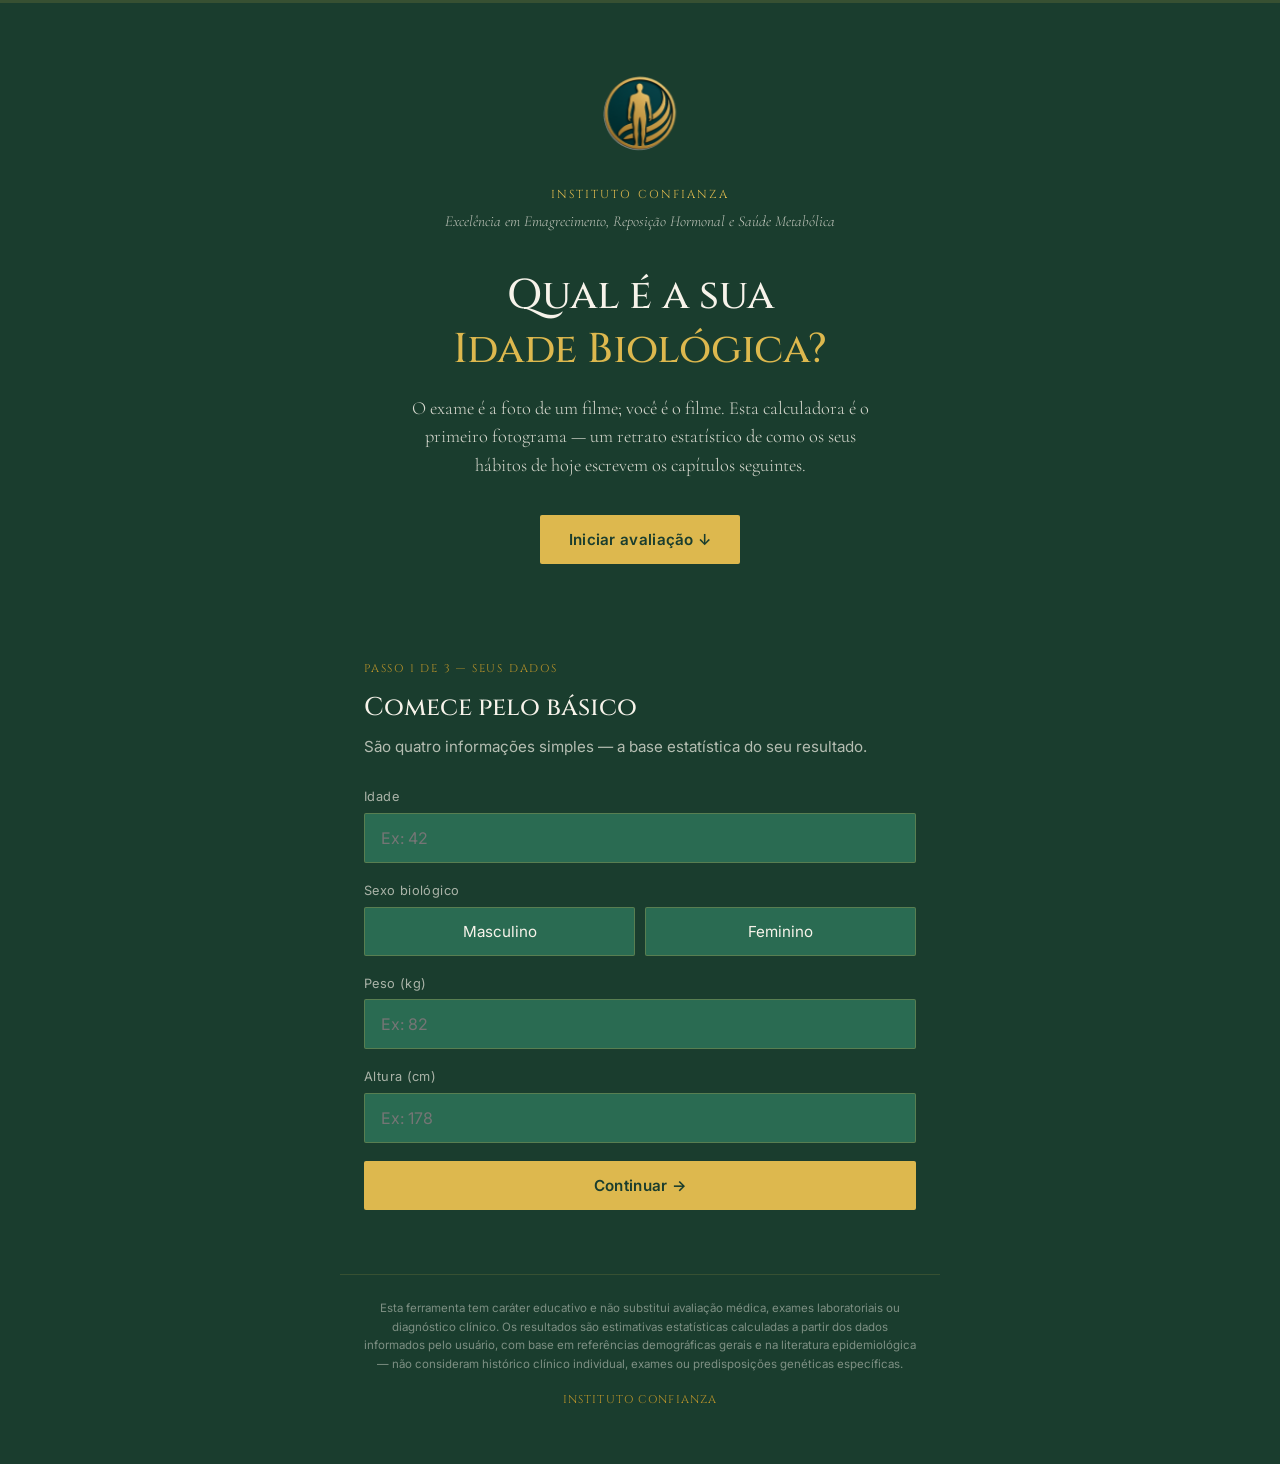
<file: calculadora-idade-biologica/index.html>
<!DOCTYPE html>
<html lang="pt-BR">
<head>
<meta charset="UTF-8">
<meta name="viewport" content="width=device-width, initial-scale=1">
<meta name="theme-color" content="#1A3D2E">
<title>Calculadora de Idade Biológica | Instituto Confianza</title>
<!-- Google Tag Manager -->
<script>(function(w,d,s,l,i){w[l]=w[l]||[];w[l].push({'gtm.start':
new Date().getTime(),event:'gtm.js'});var f=d.getElementsByTagName(s)[0],
j=d.createElement(s),dl=l!='dataLayer'?'&l='+l:'';j.async=true;j.src=
'https://www.googletagmanager.com/gtm.js?id='+i+dl;f.parentNode.insertBefore(j,f);
})(window,document,'script','dataLayer','GTM-5ZCB4FC5');</script>
<!-- End Google Tag Manager -->
<meta name="description" content="Descubra sua Idade Biológica com a calculadora do Instituto Confianza — Dr. Sérgio Daniel. Avalie como está envelhecendo e dê o próximo passo na sua longevidade.">
<link rel="icon" type="image/svg+xml" href="/favicon.svg">
<meta property="og:title" content="Calculadora de Idade Biológica | Instituto Confianza">
<meta property="og:description" content="Descubra sua Idade Biológica e avalie como está envelhecendo — Dr. Sérgio Daniel, Instituto Confianza.">
<meta property="og:type" content="website">
<link rel="preconnect" href="https://fonts.googleapis.com">
<link rel="preconnect" href="https://fonts.gstatic.com" crossorigin>
<link href="https://fonts.googleapis.com/css2?family=Cinzel:wght@400;500;600&family=Cormorant+Garamond:ital,wght@0,300;1,300;0,500&family=Inter:wght@400;500;600;700&display=swap" rel="stylesheet">
<style>
  :root{
    --green-dark:#1A3D2E;
    --green-light:#2A6B52;
    --gold-light:#DDB84E;
    --gold-dark:#A87C2A;
    --gold-matte:#B8922A;
    --cream:#F7F3EA;
    --wine:#6B2330;
    --ink:#142A20;
  }
  *{box-sizing:border-box;}
  html{scroll-behavior:smooth;}
  @media (prefers-reduced-motion: reduce){
    html{scroll-behavior:auto;}
    *{animation-duration:.001ms !important;animation-iteration-count:1 !important;transition-duration:.001ms !important;}
  }
  body{margin:0;background:var(--green-dark);color:var(--cream);font-family:'Inter',sans-serif;line-height:1.55;-webkit-font-smoothing:antialiased;}
  [hidden]{display:none !important;}

  .progress-track{position:fixed;top:0;left:0;width:100%;height:3px;background:rgba(221,184,78,.15);z-index:50;}
  .progress-fill{height:100%;width:0%;background:var(--gold-light);transition:width .5s ease;}

  .hero{max-width:600px;margin:0 auto;padding:64px 24px 48px;text-align:center;}
  .badge{display:flex;justify-content:center;margin-bottom:22px;animation:fadeRise .8s ease both;}
  .eyebrow{font-family:'Cinzel',serif;letter-spacing:.18em;font-size:.72rem;color:var(--gold-light);margin:0 0 6px;}
  .brand-tagline{font-family:'Cormorant Garamond',serif;font-style:italic;font-weight:300;color:rgba(247,243,234,.75);font-size:.95rem;margin:0 0 36px;}
  .hero h1{font-family:'Cinzel',serif;font-weight:500;font-size:clamp(1.9rem,6vw,2.6rem);line-height:1.28;margin:0 0 18px;}
  .hero h1 span{color:var(--gold-light);}
  .hero-sub{font-family:'Cormorant Garamond',serif;font-size:1.15rem;font-weight:300;color:rgba(247,243,234,.85);max-width:460px;margin:0 auto 36px;}

  .btn{font-family:'Inter',sans-serif;font-weight:600;font-size:.95rem;letter-spacing:.02em;padding:14px 28px;border-radius:2px;border:1px solid transparent;cursor:pointer;display:inline-block;text-decoration:none;transition:transform .15s ease,opacity .15s ease,background .15s ease;}
  .btn:active{transform:scale(.98);}
  .btn-primary{background:var(--gold-light);color:var(--green-dark);}
  .btn-primary:hover{background:#e8c769;}
  .btn-outline{background:transparent;color:var(--cream);border-color:rgba(247,243,234,.35);}
  .btn-outline:hover{border-color:var(--gold-light);color:var(--gold-light);}
  .btn-block{display:block;width:100%;text-align:center;}

  .panel{max-width:600px;margin:0 auto;padding:48px 24px 64px;scroll-margin-top:14px;}
  .step-label{font-family:'Cinzel',serif;font-size:.7rem;letter-spacing:.16em;color:var(--gold-matte);margin:0 0 10px;}
  .panel h2{font-family:'Cinzel',serif;font-weight:500;font-size:1.6rem;margin:0 0 8px;}
  .step-sub{color:rgba(247,243,234,.7);margin:0 0 28px;font-size:.95rem;}

  .field-grid{display:flex;flex-direction:column;gap:18px;margin-bottom:8px;}
  .field-label{display:block;font-size:.8rem;color:rgba(247,243,234,.65);margin-bottom:6px;letter-spacing:.03em;}
  input[type=number]{width:100%;background:var(--green-light);border:1px solid rgba(221,184,78,.25);color:var(--cream);padding:14px 16px;font-size:1rem;border-radius:2px;font-family:'Inter',sans-serif;}
  input[type=number]:focus{outline:2px solid var(--gold-light);outline-offset:1px;border-color:var(--gold-light);}

  .toggle-group{display:flex;gap:10px;}
  .toggle-btn{flex:1;padding:14px;background:var(--green-light);border:1px solid rgba(221,184,78,.25);color:var(--cream);border-radius:2px;cursor:pointer;font-family:'Inter',sans-serif;font-size:.95rem;}
  .toggle-btn.is-selected{background:var(--gold-light);color:var(--green-dark);border-color:var(--gold-light);font-weight:600;}

  .cat-card{background:var(--green-light);border:1px solid rgba(221,184,78,.18);border-radius:2px;padding:20px;margin-bottom:14px;scroll-margin-top:14px;}
  .cat-numeral{font-family:'Cinzel',serif;color:var(--gold-light);font-size:.85rem;letter-spacing:.08em;display:block;}
  .cat-title{font-family:'Inter',sans-serif;font-weight:600;font-size:1.02rem;margin:4px 0 14px;}
  .opt-grid{display:grid;grid-template-columns:1fr 1fr;gap:8px;}
  .opt-btn{background:rgba(247,243,234,.04);border:1px solid rgba(247,243,234,.18);color:rgba(247,243,234,.85);font-size:.82rem;padding:10px 8px;border-radius:2px;cursor:pointer;text-align:left;line-height:1.3;font-family:'Inter',sans-serif;}
  .opt-btn.is-selected{background:var(--gold-light);color:var(--green-dark);border-color:var(--gold-light);font-weight:600;}
  @media (max-width:380px){.opt-grid{grid-template-columns:1fr;}}

  .step-actions{display:flex;gap:12px;margin-top:18px;scroll-margin-top:14px;}
  .step-actions .btn{flex:1;}

  .error{color:#E8A2A2;font-size:.85rem;margin:14px 0 0;}

  .results{text-align:center;}
  .seal-outer{width:188px;height:188px;border-radius:50%;border:2px solid var(--gold-dark);display:flex;align-items:center;justify-content:center;padding:8px;margin:8px auto 22px;animation:sealIn .6s ease both;}
  .seal-inner{width:100%;height:100%;border-radius:50%;border:1px solid var(--gold-light);display:flex;flex-direction:column;align-items:center;justify-content:center;background:radial-gradient(circle,rgba(221,184,78,.10),transparent 70%);}
  .seal-number{font-family:'Cinzel',serif;font-size:2.6rem;color:var(--gold-light);line-height:1;}
  .seal-unit{font-family:'Cormorant Garamond',serif;font-style:italic;font-size:.85rem;color:rgba(247,243,234,.8);margin-top:4px;}

  @keyframes sealIn{from{opacity:0;transform:scale(.85);}to{opacity:1;transform:scale(1);}}
  @keyframes fadeRise{from{opacity:0;transform:translateY(10px);}to{opacity:1;transform:translateY(0);}}

  .compare-row{display:flex;align-items:center;justify-content:center;gap:18px;margin-bottom:6px;}
  .compare-item{display:flex;flex-direction:column;}
  .compare-num{font-family:'Cinzel',serif;font-size:1.4rem;color:var(--cream);}
  .compare-label{font-size:.72rem;color:rgba(247,243,234,.6);letter-spacing:.04em;margin-top:2px;}
  .compare-delta{font-family:'Cormorant Garamond',serif;font-style:italic;font-size:.92rem;color:var(--gold-light);max-width:130px;}

  .stats-row{display:grid;grid-template-columns:repeat(2,1fr);gap:10px;margin:30px 0 8px;}
  .stat{background:var(--green-light);border:1px solid rgba(221,184,78,.18);border-radius:2px;padding:16px 8px;}
  .stat span{display:block;font-family:'Cinzel',serif;font-size:1.25rem;color:var(--gold-light);}
  .stat label{font-size:.7rem;color:rgba(247,243,234,.65);}
  .stat-note{font-size:.7rem;color:rgba(247,243,234,.45);margin:10px 0 0;}

  .results h3{font-family:'Cinzel',serif;font-weight:500;font-size:1.05rem;text-align:left;margin:34px 0 14px;letter-spacing:.02em;}

  .bar-row{display:flex;align-items:center;gap:10px;margin-bottom:10px;text-align:left;}
  .bar-label{flex:0 0 118px;font-size:.76rem;color:rgba(247,243,234,.75);}
  .bar-track{flex:1;height:8px;background:rgba(247,243,234,.08);border-radius:1px;overflow:hidden;}
  .bar-fill{height:100%;border-radius:1px;}
  .bar-fill.positive{background:var(--gold-light);}
  .bar-fill.negative{background:var(--wine);}
  .bar-value{flex:0 0 40px;text-align:right;font-size:.76rem;color:rgba(247,243,234,.65);}

  .recs{list-style:none;margin:0 0 8px;padding:0;text-align:left;}
  .recs li{padding:14px 0;border-bottom:1px solid rgba(221,184,78,.12);font-size:.92rem;color:rgba(247,243,234,.88);}
  .recs li:last-child{border-bottom:none;}
  .recs.positive-only li{border-bottom:none;}

  .cta-block{background:var(--cream);color:var(--ink);border-radius:2px;padding:34px 24px;margin:36px 0 24px;text-align:center;}
  .cta-eyebrow{font-family:'Cinzel',serif;font-size:.68rem;letter-spacing:.18em;color:var(--gold-dark);margin:0 0 12px;}
  .cta-block h3{color:var(--ink);text-align:center;margin:0 0 12px;font-size:1.2rem;}
  .cta-block p{font-size:.92rem;color:rgba(20,42,32,.8);margin-bottom:24px;}
  .cta-fine{font-size:.74rem;color:rgba(20,42,32,.55);margin:16px 0 0;}
  .btn-cta{background:var(--green-dark);color:var(--gold-light);}
  .btn-cta:hover{background:var(--ink);}
  .share-link{display:block;margin-top:16px;font-size:.82rem;color:var(--green-dark);text-decoration:underline;}

  .btn-reset{display:block;width:100%;margin:18px auto 0;background:transparent;border:1px solid rgba(247,243,234,.35);color:var(--cream);font-size:.92rem;font-weight:600;font-family:'Inter',sans-serif;letter-spacing:.02em;padding:14px 28px;border-radius:2px;cursor:pointer;text-align:center;transition:border-color .15s ease,color .15s ease;}
  .btn-reset:hover{border-color:var(--gold-light);color:var(--gold-light);}
  .btn-reset:active{transform:scale(.98);}

  footer{max-width:600px;margin:0 auto;padding:24px 24px 56px;text-align:center;border-top:1px solid rgba(221,184,78,.15);}
  .legal{font-size:.72rem;color:rgba(247,243,234,.45);line-height:1.6;margin:0 0 18px;}
  .brand-footer{font-family:'Cinzel',serif;font-size:.7rem;letter-spacing:.1em;color:var(--gold-matte);margin:0;}
</style>
</head>
<body>
<!-- Google Tag Manager (noscript) -->
<noscript><iframe src="https://www.googletagmanager.com/ns.html?id=GTM-5ZCB4FC5"
height="0" width="0" style="display:none;visibility:hidden"></iframe></noscript>
<!-- End Google Tag Manager (noscript) -->

<div class="progress-track"><div class="progress-fill" id="progressFill"></div></div>

<header class="hero">
  <div class="badge" aria-hidden="true">
    <img src="[data-uri]" alt="" width="100" height="100" style="display:block;">
  </div>
  <p class="eyebrow">INSTITUTO CONFIANZA</p>
  <p class="brand-tagline">Excelência em Emagrecimento, Reposição Hormonal e Saúde Metabólica</p>
  <h1>Qual é a sua<br><span>Idade Biológica?</span></h1>
  <p class="hero-sub">O exame é a foto de um filme; você é o filme. Esta calculadora é o primeiro fotograma — um retrato estatístico de como os seus hábitos de hoje escrevem os capítulos seguintes.</p>
  <button type="button" class="btn btn-primary" id="btnStart">Iniciar avaliação ↓</button>
</header>

<main>

  <section class="panel" id="panelDados">
    <p class="step-label">PASSO 1 DE 3 — SEUS DADOS</p>
    <h2>Comece pelo básico</h2>
    <p class="step-sub">São quatro informações simples — a base estatística do seu resultado.</p>
    <div class="field-grid">
      <div class="field">
        <span class="field-label">Idade</span>
        <input type="number" id="fIdade" inputmode="numeric" placeholder="Ex: 42" min="18" max="100">
      </div>
      <div class="field">
        <span class="field-label">Sexo biológico</span>
        <div class="toggle-group" role="radiogroup" aria-label="Sexo biológico">
          <button type="button" class="toggle-btn" id="sexBtnM" data-value="M">Masculino</button>
          <button type="button" class="toggle-btn" id="sexBtnF" data-value="F">Feminino</button>
        </div>
      </div>
      <div class="field">
        <span class="field-label">Peso (kg)</span>
        <input type="number" id="fPeso" inputmode="numeric" placeholder="Ex: 82" min="30" max="300">
      </div>
      <div class="field">
        <span class="field-label">Altura (cm)</span>
        <input type="number" id="fAltura" inputmode="numeric" placeholder="Ex: 178" min="120" max="230">
      </div>
    </div>
    <p class="error" id="err1" hidden>Preencha todos os campos com valores válidos antes de continuar.</p>
    <button type="button" class="btn btn-primary btn-block" id="toStep2" style="margin-top:18px;">Continuar →</button>
  </section>

  <section class="panel" id="panelHabitos" hidden>
    <p class="step-label">PASSO 2 DE 3 — SEUS HÁBITOS</p>
    <h2>Como você vive, hoje</h2>
    <p class="step-sub">Escolha a opção mais próxima da sua rotina real — não da rotina ideal.</p>

    <div class="cat-card" data-cat="dieta">
      <span class="cat-numeral">I</span>
      <p class="cat-title">Alimentação</p>
      <div class="opt-grid">
        <button type="button" class="opt-btn" data-pts="3" data-idx="0">Predominantemente natural, com vegetais e proteínas magras</button>
        <button type="button" class="opt-btn" data-pts="1" data-idx="1">Equilibrada, com algumas exceções</button>
        <button type="button" class="opt-btn" data-pts="-1" data-idx="2">Fast-food ou ultraprocessados 2–3x por semana</button>
        <button type="button" class="opt-btn" data-pts="-4" data-idx="3">Maioria ultraprocessados e açúcar</button>
      </div>
    </div>

    <div class="cat-card" data-cat="atividade">
      <span class="cat-numeral">II</span>
      <p class="cat-title">Atividade Física</p>
      <div class="opt-grid">
        <button type="button" class="opt-btn" data-pts="4" data-idx="0">Treino estruturado, 5x ou mais por semana</button>
        <button type="button" class="opt-btn" data-pts="2" data-idx="1">Regular, 3–4x por semana</button>
        <button type="button" class="opt-btn" data-pts="0" data-idx="2">Ocasional, 1–2x por semana</button>
        <button type="button" class="opt-btn" data-pts="-4" data-idx="3">Rotina sedentária</button>
      </div>
    </div>

    <div class="cat-card" data-cat="tabagismo">
      <span class="cat-numeral">III</span>
      <p class="cat-title">Tabagismo</p>
      <div class="opt-grid">
        <button type="button" class="opt-btn" data-pts="2" data-idx="0">Nunca fumei</button>
        <button type="button" class="opt-btn" data-pts="1" data-idx="1">Ex-fumante há mais de 10 anos</button>
        <button type="button" class="opt-btn" data-pts="-1" data-idx="2">Ex-fumante há menos de 10 anos</button>
        <button type="button" class="opt-btn" data-pts="-7" data-idx="3">Fumante atual</button>
      </div>
    </div>

    <div class="cat-card" data-cat="alcool">
      <span class="cat-numeral">IV</span>
      <p class="cat-title">Álcool</p>
      <div class="opt-grid">
        <button type="button" class="opt-btn" data-pts="1" data-idx="0">Não consumo</button>
        <button type="button" class="opt-btn" data-pts="0" data-idx="1">Consumo social e esporádico</button>
        <button type="button" class="opt-btn" data-pts="-2" data-idx="2">Consumo regular, várias vezes por semana</button>
        <button type="button" class="opt-btn" data-pts="-5" data-idx="3">Consumo frequente e em quantidade elevada</button>
      </div>
    </div>

    <div class="cat-card" data-cat="sono">
      <span class="cat-numeral">V</span>
      <p class="cat-title">Sono</p>
      <div class="opt-grid">
        <button type="button" class="opt-btn" data-pts="2" data-idx="0">Profundo e reparador, 7–9h</button>
        <button type="button" class="opt-btn" data-pts="1" data-idx="1">Adequado, 6–7h</button>
        <button type="button" class="opt-btn" data-pts="-2" data-idx="2">Insuficiente ou fragmentado</button>
        <button type="button" class="opt-btn" data-pts="-5" data-idx="3">Severamente insuficiente, menos de 5h</button>
      </div>
    </div>

    <div class="cat-card" data-cat="estresse">
      <span class="cat-numeral">VI</span>
      <p class="cat-title">Estresse</p>
      <div class="opt-grid">
        <button type="button" class="opt-btn" data-pts="2" data-idx="0">Rotina equilibrada</button>
        <button type="button" class="opt-btn" data-pts="0" data-idx="1">Estresse pontual, administrável</button>
        <button type="button" class="opt-btn" data-pts="-2" data-idx="2">Estresse frequente</button>
        <button type="button" class="opt-btn" data-pts="-5" data-idx="3">Estresse crônico e constante</button>
      </div>
    </div>

    <div class="cat-card" data-cat="social">
      <span class="cat-numeral">VII</span>
      <p class="cat-title">Conexões Sociais</p>
      <div class="opt-grid">
        <button type="button" class="opt-btn" data-pts="2" data-idx="0">Rede forte de família e amigos</button>
        <button type="button" class="opt-btn" data-pts="0.5" data-idx="1">Convívio social moderado</button>
        <button type="button" class="opt-btn" data-pts="-1.5" data-idx="2">Convívio social limitado</button>
        <button type="button" class="opt-btn" data-pts="-4" data-idx="3">Isolamento social</button>
      </div>
    </div>

    <div class="cat-card" data-cat="mental">
      <span class="cat-numeral">VIII</span>
      <p class="cat-title">Saúde Mental</p>
      <div class="opt-grid">
        <button type="button" class="opt-btn" data-pts="2" data-idx="0">Estável e satisfeito, no geral</button>
        <button type="button" class="opt-btn" data-pts="0.5" data-idx="1">Oscilações leves e passageiras</button>
        <button type="button" class="opt-btn" data-pts="-2" data-idx="2">Ansiedade ou desânimo recorrentes, sem acompanhamento</button>
        <button type="button" class="opt-btn" data-pts="-4" data-idx="3">Sofrimento emocional significativo, sem suporte</button>
      </div>
    </div>

    <p class="error" id="err2" hidden>Selecione uma opção em cada um dos oito itens antes de calcular.</p>
    <div class="step-actions">
      <button type="button" class="btn btn-outline" id="toStep1Back">← Voltar</button>
      <button type="button" class="btn btn-primary" id="btnCalc">Calcular minha idade biológica</button>
    </div>
  </section>

  <section class="panel results" id="panelResultado" hidden>
    <p class="step-label">RESULTADO</p>

    <div class="seal-outer">
      <div class="seal-inner">
        <span class="seal-number" id="sealNumber">--</span>
        <span class="seal-unit">anos biológicos</span>
      </div>
    </div>

    <div class="compare-row">
      <div class="compare-item">
        <span class="compare-num" id="compareChrono">--</span>
        <span class="compare-label">IDADE CRONOLÓGICA</span>
      </div>
      <div class="compare-delta" id="compareDelta">--</div>
      <div class="compare-item">
        <span class="compare-num" id="compareBio">--</span>
        <span class="compare-label">IDADE BIOLÓGICA</span>
      </div>
    </div>

    <div class="stats-row">
      <div class="stat"><span id="statGain">--</span><label>ANOS GANHOS</label></div>
      <div class="stat"><span id="statLoss">--</span><label>ANOS PERDIDOS</label></div>
      <div class="stat"><span id="statBalance">--</span><label>SALDO</label></div>
      <div class="stat"><span id="statExpect">--</span><label>EXPECTATIVA ESTIMADA</label></div>
    </div>
    <p class="stat-note">Expectativa estimada a partir de uma base populacional aproximada (referência IBGE) ajustada pelos seus hábitos. Não é uma previsão individual.</p>

    <h3>Impacto por categoria</h3>
    <div class="bars" id="barsContainer"></div>

    <h3>Leitura clínica</h3>
    <ul class="recs" id="recsContainer"></ul>

    <div class="cta-block">
      <p class="cta-eyebrow">PRÓXIMO PASSO</p>
      <h3>Você viu a estimativa. Agora veja a realidade clínica.</h3>
      <p>Esta calculadora é uma fotografia estatística — não um diagnóstico. Para saber exatamente onde você está, com exames e biomarcadores reais, é preciso o olhar clínico do Instituto Confianza.</p>
      <a href="#" class="btn btn-cta btn-block" id="ctaBtn" target="_blank" rel="noopener">Quero minha avaliação clínica</a>
      <a href="#" class="share-link" id="shareLink" target="_blank" rel="noopener">Compartilhar meu resultado no WhatsApp</a>
      <p class="cta-fine">Dr. Sérgio Daniel · CRM-AP 1108</p>
    </div>

    <button type="button" class="btn-reset" id="btnReset">↺ Refazer o teste</button>
  </section>

</main>

<footer>
  <p class="legal">Esta ferramenta tem caráter educativo e não substitui avaliação médica, exames laboratoriais ou diagnóstico clínico. Os resultados são estimativas estatísticas calculadas a partir dos dados informados pelo usuário, com base em referências demográficas gerais e na literatura epidemiológica — não consideram histórico clínico individual, exames ou predisposições genéticas específicas.</p>
  <p class="brand-footer">INSTITUTO CONFIANZA</p>
</footer>

<script>
(function(){
  "use strict";

  // ---- CONFIGURAÇÃO -------------------------------------------------
  var WHATSAPP_NUMBER = "5596981131105";
  // TODO Dr. Sérgio: ajuste o caminho final caso a página fique em outra URL dentro do domínio.
  var TOOL_URL = "https://www.drsergiodaniel.com.br/calculadora-idade-biologica";

  // ---- ESTADO ---------------------------------------------------------
  var state = { idade:null, sexo:null, peso:null, altura:null, selections:{} };
  var categories = ["dieta","atividade","tabagismo","alcool","sono","estresse","social","mental"];
  var categoryLabels = {
    dieta:"Alimentação", atividade:"Atividade Física", tabagismo:"Tabagismo",
    alcool:"Álcool", sono:"Sono", estresse:"Estresse",
    social:"Conexões Sociais", mental:"Saúde Mental"
  };

  var recText = {
    dieta:{2:"Sua alimentação alterna entre cuidado e ultraprocessados — pequenas trocas na rotina já reduzem a carga inflamatória.",
           3:"Uma dieta rica em ultraprocessados é hoje um dos fatores que mais aceleram o envelhecimento metabólico. É o primeiro ponto a revisar."},
    atividade:{2:"Movimento ocasional ajuda, mas não sustenta massa muscular nem metabolismo a longo prazo.",
               3:"A rotina sedentária é, isoladamente, um dos fatores de maior impacto negativo na sua estimativa."},
    tabagismo:{2:"O corpo já está se recuperando — em poucos anos, esse risco se aproxima de quem nunca fumou.",
               3:"O tabagismo ativo é, isoladamente, o fator de maior impacto negativo nesta estimativa."},
    alcool:{2:"O consumo regular de álcool já impõe carga adicional ao fígado e ao sistema cardiovascular.",
            3:"O consumo elevado de álcool está entre os fatores que mais reduzem a estimativa de longevidade."},
    sono:{2:"Sono insuficiente compromete a reparação celular e a regulação hormonal noturna.",
          3:"Privação de sono severa é um fator de risco silencioso, com impacto comparável a hábitos de risco mais conhecidos."},
    estresse:{2:"Estresse frequente mantém o cortisol elevado de forma sustentada — isso tem custo biológico real.",
              3:"Estresse crônico é um dos fatores mais subestimados na longevidade — e um dos mais tratáveis."},
    social:{2:"Convívio social limitado já reduz parte da proteção que vínculos fortes oferecem à saúde.",
            3:"Isolamento social tem impacto estatístico comparável a outros fatores de risco clássicos."},
    mental:{2:"Sinais recorrentes de ansiedade ou desânimo sem acompanhamento pesam sobre o resultado — e são tratáveis.",
            3:"Sofrimento emocional significativo sem suporte é um fator que merece atenção prioritária, inclusive antes dos demais."}
  };

  var imcText = {
    baixo:"Seu IMC está abaixo da faixa de referência — isso também pode sinalizar desequilíbrios metabólicos ou nutricionais a investigar.",
    sobrepeso:"Seu IMC atual já está fora da faixa de referência, ainda que em grau leve — um bom momento para agir antes que a curva se acentue.",
    obesidadeI:"Seu IMC indica obesidade Grau I, associada a maior risco cardiometabólico — é um dos fatores com maior peso nesta estimativa.",
    obesidadeII:"Seu IMC indica obesidade Grau II. O impacto metabólico nesta faixa já é significativo e merece avaliação clínica prioritária.",
    obesidadeIII:"Seu IMC indica obesidade Grau III — o fator isolado de maior peso nesta estimativa. Uma avaliação clínica não é apenas recomendada: é prioritária."
  };

  // ---- HELPERS ---------------------------------------------------------
  function ptNum(n){
    var v = Math.round(n*10)/10;
    var s = v.toFixed(1);
    if (s.slice(-2) === ".0") s = s.slice(0, -2);
    return s.replace(".", ",").replace("-0","0");
  }
  function setProgress(step){
    var pct = step===1?33:step===2?66:100;
    document.getElementById("progressFill").style.width = pct + "%";
  }
  function showPanel(id){
    ["panelDados","panelHabitos","panelResultado"].forEach(function(p){
      document.getElementById(p).hidden = (p !== id);
    });
    document.getElementById(id).scrollIntoView({
      block: "start",
      behavior: (window.matchMedia('(prefers-reduced-motion: reduce)').matches ? 'auto' : 'smooth')
    });
  }

  // ---- NAVEGAÇÃO ---------------------------------------------------------
  document.getElementById("btnStart").addEventListener("click", function(){
    document.getElementById("panelDados").scrollIntoView({behavior: (window.matchMedia('(prefers-reduced-motion: reduce)').matches ? 'auto':'smooth')});
  });

  document.getElementById("sexBtnM").addEventListener("click", function(){ selectSex("M"); });
  document.getElementById("sexBtnF").addEventListener("click", function(){ selectSex("F"); });
  function selectSex(v){
    state.sexo = v;
    document.getElementById("sexBtnM").classList.toggle("is-selected", v==="M");
    document.getElementById("sexBtnF").classList.toggle("is-selected", v==="F");
  }

  document.getElementById("toStep2").addEventListener("click", function(){
    var idade = parseFloat(document.getElementById("fIdade").value);
    var peso = parseFloat(document.getElementById("fPeso").value);
    var altura = parseFloat(document.getElementById("fAltura").value);
    var err = document.getElementById("err1");
    if (!idade || idade<18 || idade>100 || !peso || peso<30 || peso>300 || !altura || altura<120 || altura>230 || !state.sexo){
      err.hidden = false;
      return;
    }
    err.hidden = true;
    state.idade = idade; state.peso = peso; state.altura = altura;
    showPanel("panelHabitos");
    setProgress(2);
  });

  document.getElementById("toStep1Back").addEventListener("click", function(){
    showPanel("panelDados");
    setProgress(1);
  });

  var allCatCards = document.querySelectorAll(".cat-card");
  allCatCards.forEach(function(card, cardIndex){
    var cat = card.dataset.cat;
    card.querySelectorAll(".opt-btn").forEach(function(btn){
      btn.addEventListener("click", function(){
        card.querySelectorAll(".opt-btn").forEach(function(b){ b.classList.remove("is-selected"); });
        btn.classList.add("is-selected");
        state.selections[cat] = { pts: parseFloat(btn.dataset.pts), idx: parseInt(btn.dataset.idx, 10) };

        // Rola automaticamente para a próxima pergunta (ou para o botão de calcular, na última).
        var nextTarget = allCatCards[cardIndex+1] || document.querySelector(".step-actions");
        var reduceMotion = window.matchMedia('(prefers-reduced-motion: reduce)').matches;
        setTimeout(function(){
          nextTarget.scrollIntoView({ block: "start", behavior: reduceMotion ? "auto" : "smooth" });
        }, reduceMotion ? 0 : 320);
      });
    });
  });

  document.getElementById("btnCalc").addEventListener("click", function(){
    var err = document.getElementById("err2");
    var missing = categories.some(function(c){ return !state.selections[c]; });
    if (missing){ err.hidden = false; return; }
    err.hidden = true;
    calculate();
    showPanel("panelResultado");
    setProgress(3);
  });

  document.getElementById("btnReset").addEventListener("click", function(){
    state = { idade:null, sexo:null, peso:null, altura:null, selections:{} };
    document.getElementById("fIdade").value = "";
    document.getElementById("fPeso").value = "";
    document.getElementById("fAltura").value = "";
    document.getElementById("sexBtnM").classList.remove("is-selected");
    document.getElementById("sexBtnF").classList.remove("is-selected");
    document.querySelectorAll(".opt-btn").forEach(function(b){ b.classList.remove("is-selected"); });
    document.getElementById("err1").hidden = true;
    document.getElementById("err2").hidden = true;
    document.getElementById("progressFill").style.width = "0%";
    ["panelDados","panelHabitos","panelResultado"].forEach(function(p){
      document.getElementById(p).hidden = (p !== "panelDados");
    });
    window.scrollTo({
      top: 0,
      behavior: (window.matchMedia('(prefers-reduced-motion: reduce)').matches ? 'auto' : 'smooth')
    });
  });

  // ---- CÁLCULO ---------------------------------------------------------
  function calculate(){
    var alturaM = state.altura/100;
    var bmi = state.peso/(alturaM*alturaM);
    var bmiDelta, bmiNote, bmiKey;
    if (bmi<18.5){ bmiDelta=-1; bmiKey="baixo"; }
    else if (bmi<25){ bmiDelta=2; bmiKey=null; }
    else if (bmi<30){ bmiDelta=-1; bmiKey="sobrepeso"; }
    else if (bmi<35){ bmiDelta=-4; bmiKey="obesidadeI"; }
    else if (bmi<40){ bmiDelta=-7; bmiKey="obesidadeII"; }
    else { bmiDelta=-10; bmiKey="obesidadeIII"; }

    var factors = categories.map(function(cat){
      return { cat:cat, label:categoryLabels[cat], delta:state.selections[cat].pts, idx:state.selections[cat].idx };
    });
    factors.push({ cat:"imc", label:"Índice de Massa Corporal", delta:bmiDelta, idx:null, bmiKey:bmiKey });

    var totalDelta = factors.reduce(function(s,f){ return s+f.delta; }, 0);
    var gained = factors.filter(function(f){ return f.delta>0; }).reduce(function(s,f){ return s+f.delta; }, 0);
    var lost = Math.abs(factors.filter(function(f){ return f.delta<0; }).reduce(function(s,f){ return s+f.delta; }, 0));
    var baseExp = state.sexo === "F" ? 80.1 : 73.1;
    var bioAge = Math.max(1, Math.round(state.idade - totalDelta));
    var expEstimate = Math.min(baseExp+20, Math.max(state.idade+1, Math.round(baseExp+totalDelta)));

    renderResults({ factors:factors, totalDelta:totalDelta, gained:gained, lost:lost, bioAge:bioAge, expEstimate:expEstimate });
  }

  function renderResults(d){
    document.getElementById("sealNumber").textContent = d.bioAge;
    document.getElementById("compareChrono").textContent = state.idade;
    document.getElementById("compareBio").textContent = d.bioAge;

    var diff = state.idade - d.bioAge;
    var deltaEl = document.getElementById("compareDelta");
    if (diff > 0){ deltaEl.textContent = ptNum(diff) + " anos mais jovem que sua idade cronológica"; }
    else if (diff < 0){ deltaEl.textContent = ptNum(Math.abs(diff)) + " anos a recuperar em relação à sua idade cronológica"; }
    else { deltaEl.textContent = "Idade biológica alinhada à idade cronológica"; }

    document.getElementById("statGain").textContent = "+" + ptNum(d.gained);
    document.getElementById("statLoss").textContent = "-" + ptNum(d.lost);
    document.getElementById("statBalance").textContent = (d.totalDelta>=0?"+":"") + ptNum(d.totalDelta);
    document.getElementById("statExpect").textContent = d.expEstimate + " anos";

    // Barras — ordenadas pelo maior impacto absoluto
    var sorted = d.factors.slice().sort(function(a,b){ return Math.abs(b.delta)-Math.abs(a.delta); });
    var barsHtml = sorted.map(function(f){
      var pct = Math.min(100, Math.abs(f.delta)/10*100);
      var cls = f.delta >= 0 ? "positive" : "negative";
      var valTxt = (f.delta>=0?"+":"") + ptNum(f.delta);
      return '<div class="bar-row"><span class="bar-label">'+f.label+'</span>' +
             '<span class="bar-track"><span class="bar-fill '+cls+'" style="width:'+pct+'%"></span></span>' +
             '<span class="bar-value">'+valTxt+'</span></div>';
    }).join("");
    document.getElementById("barsContainer").innerHTML = barsHtml;

    // Recomendações — três maiores fatores negativos
    var negatives = d.factors.filter(function(f){ return f.delta < 0; }).sort(function(a,b){ return a.delta-b.delta; }).slice(0,3);
    var recsEl = document.getElementById("recsContainer");
    if (negatives.length === 0){
      recsEl.className = "recs positive-only";
      recsEl.innerHTML = '<li>Nenhum dos fatores avaliados está reduzindo sua expectativa nesta leitura. Seus hábitos atuais já trabalham a favor da sua longevidade — o próximo passo é confirmar isso com dados clínicos reais.</li>';
    } else {
      recsEl.className = "recs";
      recsEl.innerHTML = negatives.map(function(f){
        var txt;
        if (f.cat === "imc"){ txt = imcText[f.bmiKey] || "Seu IMC está fora da faixa de referência ideal."; }
        else { txt = (recText[f.cat] && recText[f.cat][f.idx]) || "Este hábito está reduzindo sua estimativa — pequenos ajustes aqui trazem retorno desproporcional."; }
        return "<li>" + txt + "</li>";
      }).join("");
    }

    // CTA links
    var ctaMsg = encodeURIComponent("Olá! Acabei de fazer o teste de Idade Biológica do Instituto Confianza (resultado: " + d.bioAge + " anos) e gostaria de agendar uma avaliação clínica.");
    document.getElementById("ctaBtn").href = "https://wa.me/" + WHATSAPP_NUMBER + "?text=" + ctaMsg;

    var shareMsg = encodeURIComponent("Acabei de descobrir minha Idade Biológica estimada (" + d.bioAge + " anos, contra " + state.idade + " cronológicos) no teste do Instituto Confianza. Faça o seu também: " + TOOL_URL);
    document.getElementById("shareLink").href = "https://wa.me/?text=" + shareMsg;
  }

})();
</script>
</body>
</html>
</file>
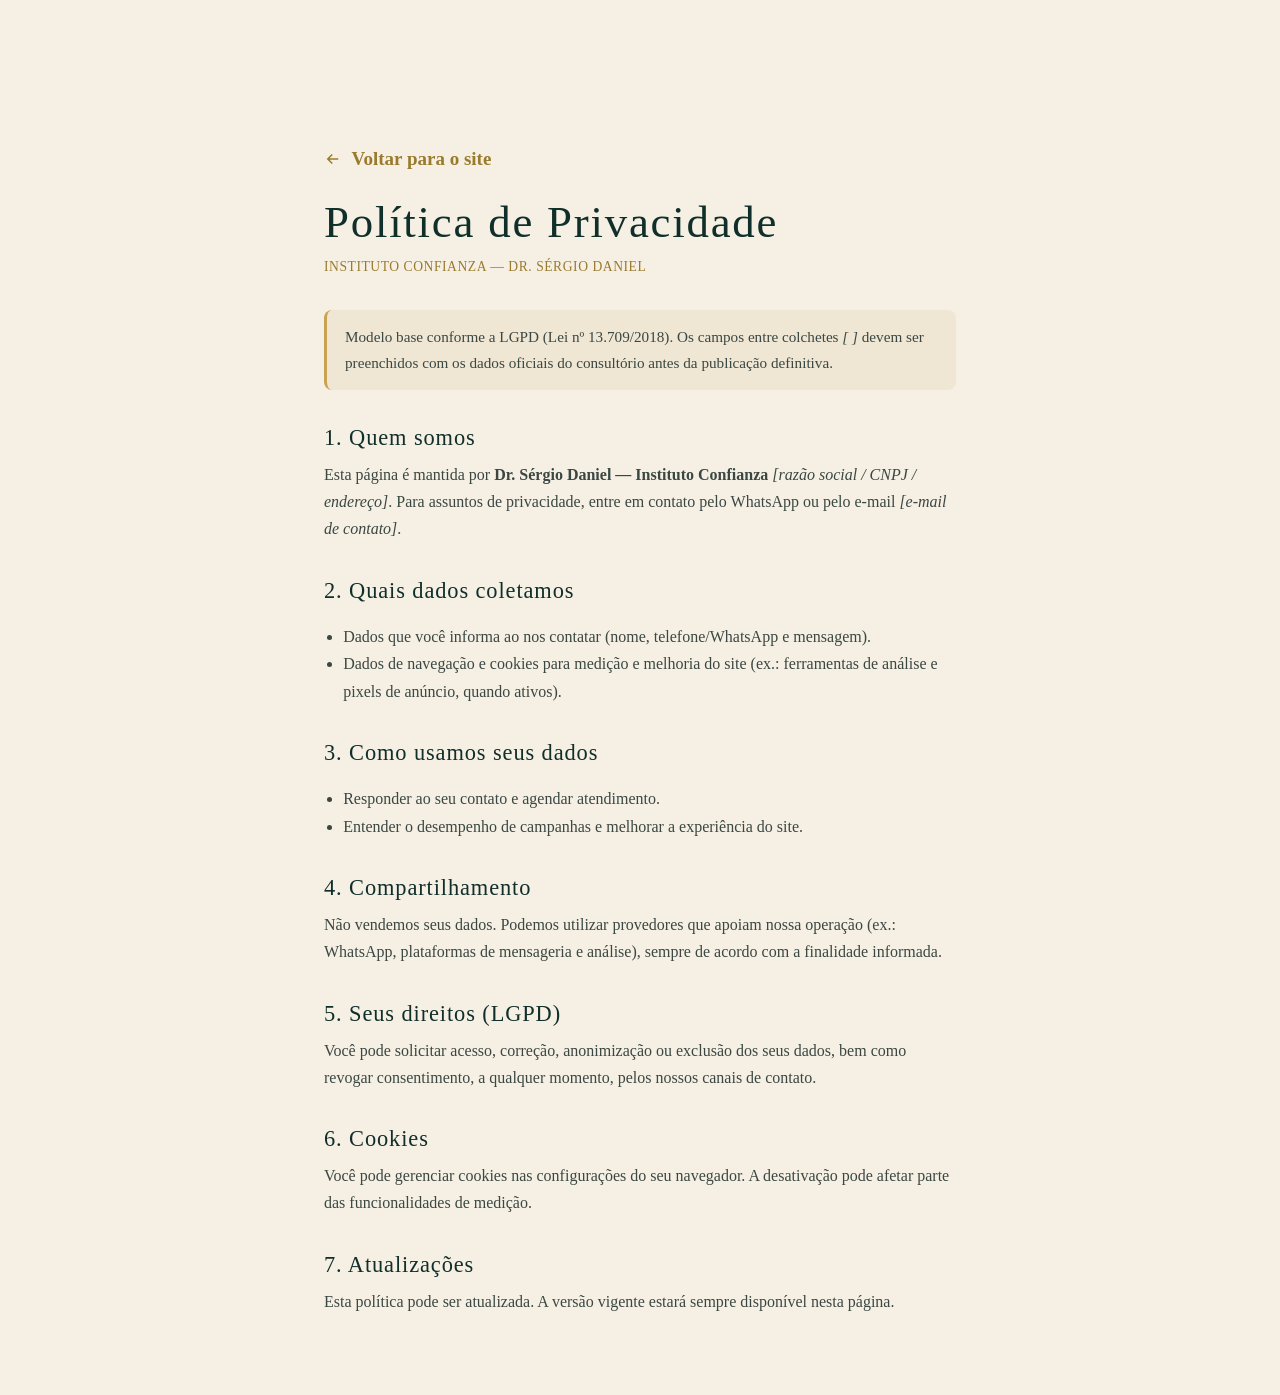
<file: politica-de-privacidade/index.html>
<!DOCTYPE html>
<html lang="pt-BR">
<head>
<meta charset="UTF-8">
<meta name="viewport" content="width=device-width, initial-scale=1">
<title>Política de Privacidade — Dr. Sérgio Daniel | Instituto Confianza</title>
<meta name="robots" content="noindex">

<!-- Google Tag Manager -->
<script>(function(w,d,s,l,i){w[l]=w[l]||[];w[l].push({'gtm.start':
new Date().getTime(),event:'gtm.js'});var f=d.getElementsByTagName(s)[0],
j=d.createElement(s),dl=l!='dataLayer'?'&l='+l:'';j.async=true;j.src=
'https://www.googletagmanager.com/gtm.js?id='+i+dl;f.parentNode.insertBefore(j,f);
})(window,document,'script','dataLayer','GTM-5ZCB4FC5');</script>
<!-- End Google Tag Manager -->

<link rel="icon" type="image/svg+xml" href="/favicon.svg">
<link rel="preconnect" href="https://fonts.googleapis.com">
<link rel="preconnect" href="https://fonts.gstatic.com" crossorigin>
<link href="https://fonts.googleapis.com/css2?family=Fraunces:ital,opsz,wght@0,9..144,400..600;1,9..144,400..600&family=DM+Sans:opsz,wght@9..40,400..700&display=swap" rel="stylesheet">
<link rel="stylesheet" href="/style.css?v=10">
<style>
  .legal{max-width:760px;margin-inline:auto;padding:clamp(110px,16vh,160px) var(--gutter) 80px;color:var(--paper-text)}
  .legal a.back{display:inline-flex;align-items:center;gap:.5em;color:var(--gold-700);font-weight:600;margin-bottom:1.4rem}
  .legal h1{font-family:var(--font-display);color:var(--green-900);font-size:clamp(2rem,5vw,2.8rem);font-weight:480;margin:0 0 .4rem}
  .legal .updated{font-size:.85rem;color:var(--gold-700);letter-spacing:.04em;text-transform:uppercase;margin-bottom:2rem}
  .legal h2{font-family:var(--font-display);color:var(--green-900);font-size:1.4rem;font-weight:540;margin:2.2rem 0 .6rem}
  .legal p,.legal li{font-size:1rem;line-height:1.7}
  .legal ul{padding-left:1.2rem}
  .legal .note{background:var(--cream-200);border-left:3px solid var(--gold-500);border-radius:8px;padding:14px 18px;font-size:.95rem}
</style>
</head>
<body>
<!-- Google Tag Manager (noscript) -->
<noscript><iframe src="https://www.googletagmanager.com/ns.html?id=GTM-5ZCB4FC5"
height="0" width="0" style="display:none;visibility:hidden"></iframe></noscript>
<!-- End Google Tag Manager (noscript) -->
<main class="legal">
  <a class="back" href="/"><svg viewBox="0 0 24 24" width="18" height="18" fill="none" stroke="currentColor" stroke-width="2" aria-hidden="true"><path d="M19 12H5M11 6l-6 6 6 6"/></svg> Voltar para o site</a>
  <h1>Política de Privacidade</h1>
  <p class="updated">Instituto Confianza — Dr. Sérgio Daniel</p>

  <p class="note">Modelo base conforme a LGPD (Lei nº 13.709/2018). Os campos entre colchetes <em>[ ]</em> devem ser preenchidos com os dados oficiais do consultório antes da publicação definitiva.</p>

  <h2>1. Quem somos</h2>
  <p>Esta página é mantida por <strong>Dr. Sérgio Daniel — Instituto Confianza</strong> <em>[razão social / CNPJ / endereço]</em>. Para assuntos de privacidade, entre em contato pelo WhatsApp ou pelo e-mail <em>[e-mail de contato]</em>.</p>

  <h2>2. Quais dados coletamos</h2>
  <ul>
    <li>Dados que você informa ao nos contatar (nome, telefone/WhatsApp e mensagem).</li>
    <li>Dados de navegação e cookies para medição e melhoria do site (ex.: ferramentas de análise e pixels de anúncio, quando ativos).</li>
  </ul>

  <h2>3. Como usamos seus dados</h2>
  <ul>
    <li>Responder ao seu contato e agendar atendimento.</li>
    <li>Entender o desempenho de campanhas e melhorar a experiência do site.</li>
  </ul>

  <h2>4. Compartilhamento</h2>
  <p>Não vendemos seus dados. Podemos utilizar provedores que apoiam nossa operação (ex.: WhatsApp, plataformas de mensageria e análise), sempre de acordo com a finalidade informada.</p>

  <h2>5. Seus direitos (LGPD)</h2>
  <p>Você pode solicitar acesso, correção, anonimização ou exclusão dos seus dados, bem como revogar consentimento, a qualquer momento, pelos nossos canais de contato.</p>

  <h2>6. Cookies</h2>
  <p>Você pode gerenciar cookies nas configurações do seu navegador. A desativação pode afetar parte das funcionalidades de medição.</p>

  <h2>7. Atualizações</h2>
  <p>Esta política pode ser atualizada. A versão vigente estará sempre disponível nesta página.</p>
</main>
</body>
</html>
</file>
<file: style.css>
/* ============================================================
   LP Dr. Sérgio Daniel — Instituto Confianza
   Identidade: verde-floresta + dourado (paleta real da marca)
   Fonts: Cinzel (display) + Cormorant Garamond (corpo)
   Base: rascunho aprovado pelo Dr. Sérgio + cores reais + recursos Reach
   ============================================================ */

:root{
  /* Verde (do emblema) */
  --green-950:#0C2422;
  --green-900:#102E2A;
  --green-800:#163A33;
  --green-700:#1E4D43;
  --green-600:#2A6353;
  /* Dourado (do emblema) */
  --gold-700:#9A7B2E;
  --gold-500:#CBA252;
  --gold-400:#D9BC77;
  --gold-300:#E8D29A;
  /* Neutros quentes */
  --cream:#F6F0E4;
  --cream-2:#EFE6D4;
  --cream-200:#EFE6D4;
  --ink:#14211E;
  --paper-text:#3A4742;

  --maxw:1140px;
  --gutter:clamp(20px,5vw,64px);

  --font-display:"Cinzel",Georgia,"Times New Roman",serif;
  --font-body:"Cormorant Garamond",Georgia,"Times New Roman",serif;
  --font-ui:"DM Sans",system-ui,-apple-system,Segoe UI,sans-serif;
}

*,*::before,*::after{box-sizing:border-box}
html{scroll-behavior:smooth;-webkit-text-size-adjust:100%}
body{
  margin:0;background:var(--cream);color:var(--ink);
  font-family:var(--font-body);font-size:19px;font-weight:500;line-height:1.55;
  -webkit-font-smoothing:antialiased;text-rendering:optimizeLegibility;
}
img{max-width:100%;display:block}
a{color:inherit;text-decoration:none}
h1,h2,h3,.display{font-family:var(--font-display);letter-spacing:.04em;margin:0;font-weight:600;line-height:1.18}
p{margin:0}
.wrap{max-width:var(--maxw);margin:0 auto;padding:0 var(--gutter)}
.center{text-align:center}

.eyebrow{font-family:var(--font-display);font-size:12px;letter-spacing:.22em;text-transform:uppercase;color:var(--gold-700);font-weight:600}
.eyebrow.on-dark{color:var(--gold-400)}

.ring-divider{display:flex;align-items:center;justify-content:center;gap:10px;margin:26px 0}
.ring-divider span{width:7px;height:7px;border-radius:50%;border:1.5px solid var(--gold-700)}
.ring-divider i{display:block;height:1px;width:64px;background:linear-gradient(90deg,transparent,var(--gold-700),transparent)}

/* Botões -------------------------------------------------- */
.btn{
  display:inline-flex;align-items:center;justify-content:center;gap:8px;
  font-family:var(--font-display);font-size:13px;font-weight:600;letter-spacing:.12em;text-transform:uppercase;
  padding:16px 30px;border-radius:3px;cursor:pointer;border:1px solid transparent;
  transition:transform .25s ease,box-shadow .25s ease,background .25s ease,color .25s ease;white-space:nowrap;
}
.btn svg{width:1.05em;height:1.05em}
.btn-gold{background:linear-gradient(135deg,var(--gold-400),var(--gold-700));color:var(--green-950);box-shadow:0 6px 18px rgba(154,123,46,.35)}
.btn-gold:hover{transform:translateY(-2px);box-shadow:0 12px 26px rgba(154,123,46,.5)}
.btn-outline{border-color:var(--green-800);color:var(--green-900)}
.btn-outline:hover{background:var(--green-900);color:var(--cream)}
.btn-outline.on-dark{border-color:var(--gold-400);color:var(--gold-400)}
.btn-outline.on-dark:hover{background:var(--gold-400);color:var(--green-950)}

/* Header -------------------------------------------------- */
header{position:sticky;top:0;z-index:50;background:var(--green-900);border-bottom:1px solid rgba(217,188,119,.25)}
.nav{display:flex;align-items:center;justify-content:space-between;padding:13px var(--gutter);max-width:var(--maxw);margin:0 auto}
.brand{display:flex;align-items:center;gap:12px}
.brand img{height:42px;width:42px;border-radius:50%;border:1px solid var(--gold-400);object-fit:cover}
.brand-text{font-family:var(--font-display);color:var(--cream);font-size:14px;letter-spacing:.05em;line-height:1.2;font-weight:600}
.brand-text span{display:block;font-size:9.5px;color:var(--gold-400);letter-spacing:.2em;margin-top:3px}
.nav-actions{display:flex;align-items:center;gap:18px}
.nav-actions a.ig{display:inline-flex;align-items:center;justify-content:center;width:40px;height:40px;border-radius:50%;color:var(--cream);border:1px solid rgba(217,188,119,.4);transition:.25s}
.nav-actions a.ig:hover{background:var(--gold-400);color:var(--green-950);border-color:var(--gold-400)}
.nav-actions a.ig svg{width:19px;height:19px}
.header-crm{display:none;text-align:center;font-family:var(--font-display);font-size:10px;letter-spacing:.2em;text-transform:uppercase;color:var(--gold-400);font-weight:600;padding-bottom:9px}
@media (max-width:640px){.nav-actions a.btn{display:none} .header-crm{display:block}}

/* Hero ---------------------------------------------------- */
.hero{background:radial-gradient(circle at 80% 0%,rgba(217,188,119,.12),transparent 55%),var(--green-900);color:var(--cream);padding:64px 0 72px}
.hero-grid{display:grid;grid-template-columns:1.05fr .95fr;gap:48px;align-items:center}
.crm-badge{display:inline-block;border:1px solid rgba(217,188,119,.5);color:var(--gold-400);font-family:var(--font-display);font-size:11px;letter-spacing:.12em;padding:6px 14px;border-radius:30px;margin-bottom:18px;font-weight:600}
.hero h1{font-size:clamp(28px,3.7vw,44px);line-height:1.22;color:var(--cream);margin:14px 0 20px}
.hero h1 em{font-style:normal;color:var(--gold-400)}
.hero p.lede{font-size:21px;font-weight:500;color:#E9E3D3;max-width:520px;margin-bottom:30px}
.hero p.lede strong{color:var(--gold-400);font-weight:600}
.hero-cta-row{display:flex;flex-wrap:wrap;align-items:center;gap:18px;margin-bottom:38px}
.hero-cta-row .helper{font-size:16px;color:#C9C2AC;max-width:230px}
.chips{display:flex;gap:16px;flex-wrap:wrap;border-top:1px solid rgba(217,188,119,.22);padding-top:24px}
.chip{flex:1 1 140px}
.chip .t{font-family:var(--font-display);font-size:12px;color:var(--gold-400);letter-spacing:.06em;text-transform:uppercase;font-weight:600}
.chip .d{font-size:16px;color:#D8D2BE}
.hero-photo{position:relative}
.hero-photo img{border-radius:6px;width:100%;aspect-ratio:4/5;object-fit:cover;box-shadow:0 24px 50px rgba(0,0,0,.35);border:1px solid rgba(217,188,119,.3)}
.hero-photo .tag{position:absolute;left:-16px;bottom:-16px;background:var(--cream);color:var(--green-900);padding:14px 18px;border-radius:4px;box-shadow:0 14px 30px rgba(0,0,0,.25);font-family:var(--font-display);font-size:12px;letter-spacing:.04em;max-width:210px;font-weight:600}
.hero-photo .tag b{display:block;font-size:13px;color:var(--green-700);font-weight:700}
@media (max-width:860px){
  .hero{padding:28px 0 50px}
  .hero-grid{grid-template-columns:1fr;gap:20px}
  /* CLAUDE.md: headline+CTA antes da mídia no mobile */
  .hero-photo{order:2;max-width:320px;margin:6px auto 0}
  .hero-photo .tag{display:none}
  .crm-badge{margin-bottom:12px;font-size:10px;padding:5px 12px}
  .hero h1{font-size:clamp(22px,6.2vw,30px);line-height:1.2;margin:10px 0 14px}
  .hero p.lede{font-size:17px;margin-bottom:20px}
  .hero-cta-row{gap:12px;margin-bottom:26px}
  .hero-cta-row .helper{font-size:14px;max-width:none}
  .header-crm{padding-bottom:7px;font-size:9px}
}

/* Seção genérica ----------------------------------------- */
section.block{padding:84px 0}
.lede-2{font-size:20px;color:#3A3A30;max-width:640px}
.lede-2 strong{color:var(--green-700);font-weight:600}

/* Seção 2 — dor ------------------------------------------ */
.dor{background:var(--cream)}
.dor-inner{max-width:760px;margin:0 auto;text-align:center}
.dor h2{font-size:clamp(25px,3.2vw,34px);color:var(--green-900);line-height:1.3;margin:14px 0 22px}
.dor h2 em{color:var(--gold-700);font-style:normal}

/* Seção 3 — causas --------------------------------------- */
.causas{background:var(--green-900);color:var(--cream)}
.causas .eyebrow{margin-bottom:8px}
.causas h2{color:var(--cream);font-size:clamp(23px,2.9vw,31px);max-width:680px;margin-bottom:42px}
.causas-grid{display:grid;grid-template-columns:repeat(3,1fr);gap:1px;background:rgba(217,188,119,.18);border:1px solid rgba(217,188,119,.18)}
.causa{background:var(--green-950);padding:30px 26px}
.causa .num{display:inline-flex;align-items:center;justify-content:center;width:34px;height:34px;border-radius:50%;border:1px solid var(--gold-400);font-family:var(--font-display);font-size:13px;color:var(--gold-400);margin-bottom:14px;font-weight:600}
.causa h3{font-size:16px;color:var(--cream);letter-spacing:.03em;margin-bottom:8px}
.causa p{font-size:16px;color:#C9C2AC;margin:0}
@media (max-width:860px){.causas-grid{grid-template-columns:1fr 1fr}}
@media (max-width:560px){.causas-grid{grid-template-columns:1fr}}
.causas-footer{display:flex;align-items:center;justify-content:space-between;gap:24px;margin-top:40px;flex-wrap:wrap}
.causas-footer p{font-size:19px;font-style:italic;color:#E9E3D3;max-width:480px;margin:0}

/* Seção 4 — pilares -------------------------------------- */
.pilares{background:var(--cream)}
.pilares h2{font-size:clamp(23px,2.9vw,31px);color:var(--green-900);max-width:560px;margin:10px 0 8px}
.pilares .lede-2{margin-bottom:46px}
.pilares-grid{display:grid;grid-template-columns:repeat(2,1fr);gap:24px}
.pilar-card{background:#fff;border:1px solid var(--cream-2);border-top:3px solid var(--gold-400);padding:32px 28px;border-radius:3px;transition:box-shadow .3s ease,transform .3s ease}
.pilar-card:hover{box-shadow:0 18px 40px rgba(26,61,46,.12);transform:translateY(-3px)}
.pilar-card .tag-pillar{font-family:var(--font-display);font-size:10px;letter-spacing:.18em;color:var(--gold-700);text-transform:uppercase;font-weight:600}
.pilar-card h3{font-size:19px;color:var(--green-900);margin:10px 0 10px}
.pilar-card p{font-size:17px;color:#43433a;margin:0 0 16px}
.pilar-card a{font-family:var(--font-display);font-size:12px;letter-spacing:.08em;text-transform:uppercase;color:var(--green-700);border-bottom:1px solid var(--green-700);padding-bottom:2px;font-weight:600}
.pilar-card.transversal{background:var(--green-900);border-top-color:var(--gold-400)}
.pilar-card.transversal .tag-pillar{color:var(--gold-400)}
.pilar-card.transversal h3{color:var(--cream)}
.pilar-card.transversal p{color:#D8D2BE}
.pilar-card.transversal a{color:var(--gold-400);border-color:var(--gold-400)}
@media (max-width:680px){.pilares-grid{grid-template-columns:1fr}}

/* Seção 5 — transformações ------------------------------- */
.transf{background:var(--green-950);color:var(--cream)}
.transf h2{font-size:clamp(23px,2.9vw,31px);color:var(--cream);max-width:600px;margin:10px 0 8px}
.transf .lede-2{color:#D8D2BE;margin-bottom:40px}
.transf-grid{display:grid;grid-template-columns:repeat(3,1fr);gap:16px;max-width:980px}
.transf-card{position:relative;border:0;padding:0;cursor:zoom-in;border-radius:6px;overflow:hidden;border:1px solid rgba(217,188,119,.25);background:var(--green-950);aspect-ratio:1/1;width:100%}
.transf-card img{width:100%;height:100%;object-fit:contain;background:var(--green-950);transition:transform .5s ease}
.transf-card:hover img{transform:scale(1.04)}
.transf-card .lbl{position:absolute;bottom:0;left:0;right:0;display:flex;font-family:var(--font-display);font-size:10px;letter-spacing:.1em;text-transform:uppercase;font-weight:600;background:linear-gradient(180deg,transparent,rgba(0,0,0,.6));color:#fff;padding:20px 10px 9px;justify-content:space-between}
.transf-card .lbl .is-after{color:var(--gold-300)}
@media (max-width:900px){.transf-grid{grid-template-columns:repeat(2,1fr)}}
@media (max-width:560px){.transf-grid{grid-template-columns:1fr;max-width:440px;margin-inline:auto}}
@media (min-width:561px){.transf-grid > .transf-card:last-child:nth-child(odd){grid-column:auto}}
.transf-note{font-size:15px;font-style:italic;color:#B7AF92;margin-top:26px;max-width:580px}

/* Seção 6 — como funciona -------------------------------- */
.funciona{background:var(--cream)}
.funciona h2{font-size:clamp(23px,2.9vw,31px);color:var(--green-900);max-width:520px;margin:10px 0 46px}
.steps{display:grid;grid-template-columns:repeat(4,1fr);gap:0;position:relative}
.steps::before{content:"";position:absolute;top:17px;left:5%;right:5%;height:1px;background:repeating-linear-gradient(90deg,var(--gold-700) 0 6px,transparent 6px 12px)}
.step{padding:0 18px;position:relative}
.step .num{width:36px;height:36px;border-radius:50%;background:var(--cream);border:1px solid var(--gold-700);color:var(--gold-700);font-family:var(--font-display);font-size:13px;display:flex;align-items:center;justify-content:center;margin-bottom:18px;position:relative;z-index:2;font-weight:600}
.step h3{font-size:16px;color:var(--green-900);margin:0 0 8px}
.step p{font-size:16px;color:#43433a;margin:0}
@media (max-width:760px){.steps{grid-template-columns:1fr;gap:28px} .steps::before{display:none}}

/* Seção 7 — sobre ---------------------------------------- */
.sobre{background:var(--green-900);color:var(--cream)}
.sobre-grid{display:grid;grid-template-columns:.85fr 1.15fr;gap:54px;align-items:center}
.sobre-photo{position:relative}
.sobre-photo img{border-radius:6px;width:100%;aspect-ratio:4/5;object-fit:cover;border:1px solid rgba(217,188,119,.3);box-shadow:0 24px 50px rgba(0,0,0,.35)}
.sobre h2{font-size:clamp(23px,3vw,33px);color:var(--cream);line-height:1.3;margin:10px 0 24px}
.sobre p{font-size:19px;color:#E9E3D3;margin:0 0 18px}
.sobre p strong{color:var(--cream);font-weight:600}
.sobre .id-line{font-family:var(--font-display);font-size:14px;color:var(--gold-400);letter-spacing:.04em;margin:22px 0 26px;font-weight:600}
@media (max-width:860px){.sobre-grid{grid-template-columns:1fr;gap:30px} .sobre-photo{max-width:330px;margin:0 auto}}

/* Seção 8 — faq ------------------------------------------ */
.faq{background:var(--cream)}
.faq h2{font-size:clamp(23px,2.9vw,31px);color:var(--green-900);margin:10px 0 40px}
.faq-list{max-width:760px}
.faq-item{border-bottom:1px solid var(--cream-2)}
.faq-q{display:flex;justify-content:space-between;align-items:center;gap:16px;width:100%;text-align:left;background:none;border:none;cursor:pointer;padding:22px 0;font-family:var(--font-display);font-size:16px;color:var(--green-900);min-height:44px;font-weight:600}
.faq-q .plus{font-family:var(--font-display);font-size:22px;color:var(--gold-700);transition:transform .25s ease;line-height:1}
.faq-item.open .faq-q .plus{transform:rotate(45deg)}
.faq-a{max-height:0;overflow:hidden;transition:max-height .3s ease}
.faq-a p{font-size:17px;color:#43433a;margin:0 0 22px;max-width:660px}
.faq-item.open .faq-a{max-height:320px}

/* Seção 9 — cta final ------------------------------------ */
.cta-final{position:relative;color:var(--cream);isolation:isolate;background:var(--green-950)}
.cta-final::before{content:"";position:absolute;inset:0;z-index:-1;background:linear-gradient(120deg,rgba(16,46,42,.92),rgba(12,36,34,.92))}
.cta-final .wrap{position:relative;z-index:2;text-align:center;max-width:660px}
.cta-final h2{font-size:clamp(25px,3.4vw,37px);color:var(--cream);margin:14px 0 18px;line-height:1.3}
.cta-final h2 em{color:var(--gold-400);font-style:normal}
.cta-final p{font-size:19px;color:#D8D2BE;margin-bottom:30px}
.cta-final .micro{font-size:15px;color:#B7AF92;margin-top:16px}

/* Footer -------------------------------------------------- */
footer{background:var(--green-950);color:#C9C2AC;padding:60px 0 28px}
.foot-grid{display:grid;grid-template-columns:1.2fr 1fr 1fr;gap:40px;margin-bottom:40px}
.foot-brand{display:flex;align-items:center;gap:12px;margin-bottom:14px}
.foot-brand img{height:42px;width:42px;border-radius:50%;border:1px solid var(--gold-400);object-fit:cover}
.foot-brand-text{font-family:var(--font-display);color:var(--cream);font-size:14px;font-weight:600}
footer p{font-size:16px}
footer h4{font-family:var(--font-display);font-size:12px;letter-spacing:.12em;color:var(--gold-400);text-transform:uppercase;margin:0 0 14px;font-weight:600}
footer ul{list-style:none;padding:0;margin:0;display:flex;flex-direction:column;gap:9px;font-size:16px}
footer ul a:hover{color:var(--gold-400)}
.foot-bottom{border-top:1px solid rgba(217,188,119,.15);padding-top:22px;display:flex;justify-content:space-between;flex-wrap:wrap;gap:10px;font-size:13px;color:#8C876F;font-family:var(--font-ui)}
@media (max-width:760px){.foot-grid{grid-template-columns:1fr;gap:30px}}

/* CTA flutuante (sempre centralizado) -------------------- */
.float-cta{position:fixed;left:0;right:0;bottom:22px;z-index:60;width:fit-content;margin-inline:auto;transform:translateY(160%);opacity:0;transition:transform .5s cubic-bezier(.2,.8,.2,1),opacity .4s}
.float-cta.show{transform:translateY(0);opacity:1}
.float-cta .btn{box-shadow:0 16px 40px -14px rgba(0,0,0,.6),0 0 0 6px color-mix(in srgb,var(--cream) 70%,transparent)}
.float-cta .btn svg{width:1.2em;height:1.2em}

/* Lightbox ----------------------------------------------- */
.lightbox{position:fixed;inset:0;z-index:90;display:flex;align-items:center;justify-content:center;gap:8px;padding:clamp(16px,4vw,48px);background:color-mix(in srgb,var(--green-950) 90%,#000);-webkit-backdrop-filter:blur(8px);backdrop-filter:blur(8px);opacity:0;transition:opacity .3s}
.lightbox[hidden]{display:none}
.lightbox.open{opacity:1}
.lightbox__img{max-width:min(880px,92vw);max-height:82vh;border-radius:8px;border:1px solid rgba(217,188,119,.3);box-shadow:0 30px 80px -30px #000}
.lightbox__btn{display:grid;place-items:center;width:46px;height:46px;flex:none;border:1px solid rgba(246,240,228,.22);background:color-mix(in srgb,var(--green-950) 50%,transparent);color:var(--cream);border-radius:50%;cursor:pointer;transition:.25s}
.lightbox__btn:hover{background:var(--gold-400);color:var(--green-950);border-color:var(--gold-400)}
.lightbox__btn svg{width:22px;height:22px}
.lightbox__close{position:absolute;top:16px;right:16px}

/* Reveal -------------------------------------------------- */
[data-reveal]{opacity:0;transform:translateY(16px);transition:opacity .6s ease,transform .6s ease}
[data-reveal].in{opacity:1;transform:translateY(0)}

:focus-visible{outline:2px solid var(--gold-400);outline-offset:3px}
:focus:not(:focus-visible){outline:none}

@media (prefers-reduced-motion:reduce){
  *{animation:none!important}
  [data-reveal]{opacity:1;transform:none;transition:none}
  html{scroll-behavior:auto}
}
</file>
